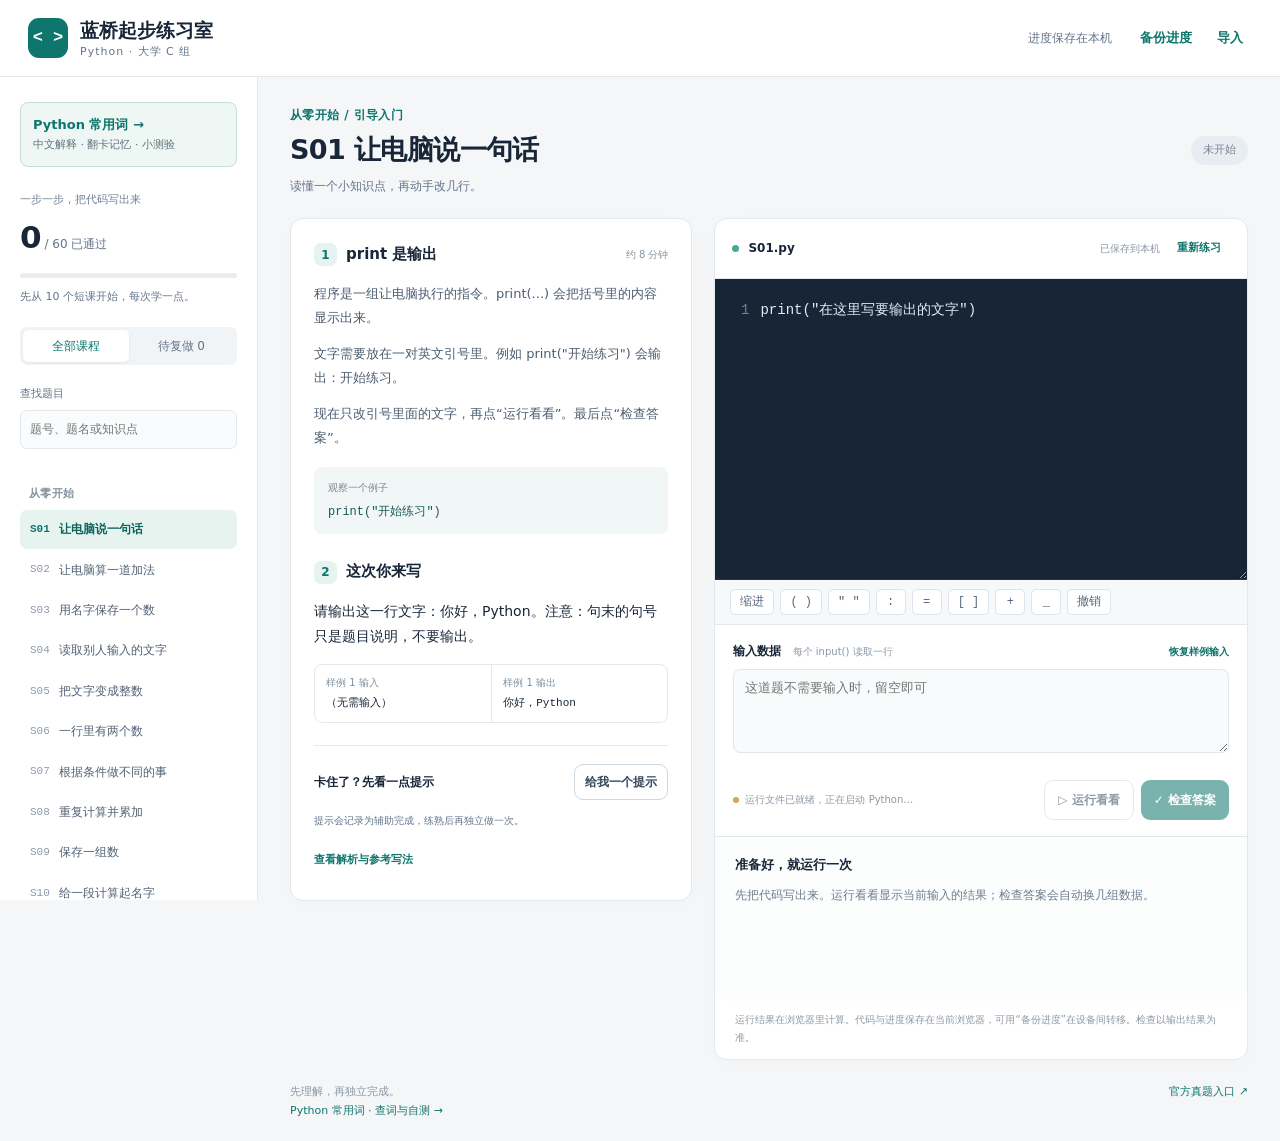
<file: index.html>
<!doctype html>
<html lang="zh-CN">
<head>
<meta charset="utf-8"><meta name="viewport" content="width=device-width,initial-scale=1,viewport-fit=cover">
<meta name="theme-color" content="#0e766d"><meta name="description" content="面向零基础的大学C组Python练习室：短课、代码编辑、运行检查、分步提示与复做记录。">
<title>蓝桥起步练习室 · Python 大学 C 组</title>
<link rel="icon" href="data:image/svg+xml,%3Csvg xmlns='http://www.w3.org/2000/svg' viewBox='0 0 64 64'%3E%3Crect width='64' height='64' rx='16' fill='%230e766d'/%3E%3Cpath d='M25 20 13 32l12 12m14-24 12 12-12 12' fill='none' stroke='white' stroke-width='5'/%3E%3C/svg%3E">
<link rel="stylesheet" href="style.css">
</head>
<body>
<header class="topbar">
 <button class="icon-button" id="menuToggle" aria-label="打开课程目录" aria-expanded="false">☰</button>
 <a href="#" class="brand" id="home"><span class="brand-icon">&lt; &gt;</span><span>蓝桥起步练习室<small>Python · 大学 C 组</small></span></a>
 <div class="top-actions"><span class="local-note">进度保存在本机</span><button id="exportBtn" class="text-button">备份进度</button><button id="importBtn" class="text-button">导入</button><input id="importFile" type="file" accept="application/json,.json" hidden></div>
</header>
<div id="storageWarning" class="warning" hidden></div>
<div id="overlay" class="overlay" hidden></div>
<aside id="sidebar" class="sidebar" aria-label="课程目录">
 <a href="words/" style="display:block;margin:0 0 20px;padding:11px 12px;border:1px solid #c6ded6;border-radius:8px;background:#eef7f3;font-size:13px;font-weight:650">Python 常用词 <span aria-hidden="true">→</span><small style="display:block;font-size:11px;font-weight:400;color:#61737c">中文解释 · 翻卡记忆 · 小测验</small></a>
 <div class="progress-card"><span class="eyebrow">一步一步，把代码写出来</span><div><strong id="progressNumber">0</strong><span> / 60 已通过</span></div><progress id="progressBar" max="60" value="0" aria-label="练习进度"></progress><p id="progressNote">先从 10 个短课开始，每次学一点。</p></div>
 <div class="nav-filters"><button id="allFilter" class="active">全部课程</button><button id="reviewFilter">待复做 <span id="reviewCount">0</span></button></div>
 <label class="search-label" for="search">查找题目</label><input id="search" type="search" placeholder="题号、题名或知识点">
 <nav id="courseNav" aria-label="题目列表"></nav>
 <p class="sidebar-note">10 个入门短课 + 50 道原创训练题。<br>练习检查不等同于官方评测。</p>
</aside>
<main id="main">
 <div class="lesson-heading"><div><div class="breadcrumbs" id="breadcrumbs">正在准备课程…</div><h1 id="lessonTitle">从第一行 Python 开始</h1><p id="lessonMeta">无需安装软件，在这里直接动手。</p></div><span id="lessonStatus" class="status-pill">未开始</span></div>
 <div class="mobile-tabs" role="tablist" aria-label="练习区域"><button role="tab" id="learnTab" aria-selected="true">1 学一学</button><button role="tab" id="codeTab" aria-selected="false">2 动手练</button></div>
 <div class="workspace">
  <section id="learnPane" class="learn-pane panel" aria-label="讲解与题目">
   <div class="section-top"><span class="step-dot">1</span><h2 id="concept">学一学</h2><span class="time-pill" id="minutes"></span></div>
   <div id="learnText" class="learn-text"></div>
   <div class="example-block"><span>观察一个例子</span><pre id="exampleCode"></pre></div>
   <div class="task-heading"><span class="step-dot">2</span><h2>这次你来写</h2></div><p id="statement"></p>
   <div id="ioDetails"><p><b>输入：</b><span id="inputFormat"></span></p><p><b>输出：</b><span id="outputFormat"></span></p><p class="muted" id="limits"></p></div>
   <div id="samples" class="samples"></div>
   <div class="help-area"><div><h3>卡住了？先看一点提示</h3><button id="hintBtn" class="secondary small">给我一个提示</button></div><ol id="hints"></ol><p id="hintNote" class="muted">提示会记录为辅助完成，练熟后再独立做一次。</p></div>
   <button id="solutionBtn" class="text-button solution-toggle">查看解析与参考写法</button>
   <div id="solution" hidden><p id="idea"></p><p id="pitfall" class="muted"></p><pre id="referenceCode"></pre><button id="loadSolutionBtn" class="secondary small">载入参考代码试运行</button><p class="muted">载入后通过会记为“提示后通过”。建议关闭解析，再独立重写。</p></div>
   <button id="goCode" class="primary mobile-only">去动手练 →</button>
  </section>
  <section id="codePane" class="code-pane panel" aria-label="代码与检查">
   <div class="editor-top"><div><span class="file-dot"></span><strong id="codeFilename">练习.py</strong></div><span id="saveStatus">自动保存</span><button id="resetBtn" class="text-button">重新练习</button></div>
   <div class="editor-wrap"><pre id="lineNumbers" aria-hidden="true">1</pre><textarea id="editor" aria-label="Python 代码编辑器" spellcheck="false" autocapitalize="off" autocomplete="off" autocorrect="off" wrap="off"></textarea></div>
   <div class="code-keys" aria-label="快捷输入"><button data-insert="    ">缩进</button><button data-insert="()">( )</button><button data-insert="&quot;&quot;">&quot; &quot;</button><button data-insert=":">:</button><button data-insert="=">=</button><button data-insert="[]">[ ]</button><button data-insert="+">+</button><button data-insert="_">_</button><button id="undoBtn">撤销</button></div>
   <div class="input-area"><div><label for="stdin">输入数据 <span>每个 input() 读取一行</span></label><button id="sampleBtn" class="text-button">恢复样例输入</button></div><textarea id="stdin" rows="3" aria-label="运行时的输入数据" spellcheck="false" placeholder="这道题不需要输入时，留空即可"></textarea></div>
   <div class="runbar"><div class="runtime-state" id="runtimeState" role="status"><i></i><span>正在准备 Python…</span></div><div class="run-buttons"><button id="stopBtn" class="secondary" hidden>停止</button><button id="runBtn" class="secondary" disabled>▷ 运行看看</button><button id="checkBtn" class="primary" disabled>✓ 检查答案</button></div></div>
   <div class="result-area" aria-live="polite" aria-atomic="true"><div class="result-heading"><h2 id="resultTitle">准备好，就运行一次</h2><span id="resultBadge"></span></div><p id="resultMessage">先把代码写出来。运行看看显示当前输入的结果；检查答案会自动换几组数据。</p><pre id="resultOutput" hidden></pre><div id="diff" hidden><div><span>出错时的输入</span><pre id="failInput"></pre></div><div><span>预期结果</span><pre id="expected"></pre></div><div><span>你的结果</span><pre id="actual"></pre></div></div><div id="passActions" hidden><button id="nextBtn" class="primary">继续下一题 →</button><span>已安排 2 天后复做</span></div></div>
   <p class="practice-note">运行结果在浏览器里计算。代码与进度保存在当前浏览器，可用“备份进度”在设备间转移。检查以输出结果为准。</p>
  </section>
 </div>
 <footer><span>先理解，再独立完成。<br><a href="words/">Python 常用词 · 查词与自测 →</a></span><a href="https://www.lanqiao.cn/paper/" target="_blank" rel="noopener">官方真题入口 ↗</a></footer>
</main>
<div id="toast" role="status" hidden></div>
<script src="app.js" defer></script>
</body></html>
</file>
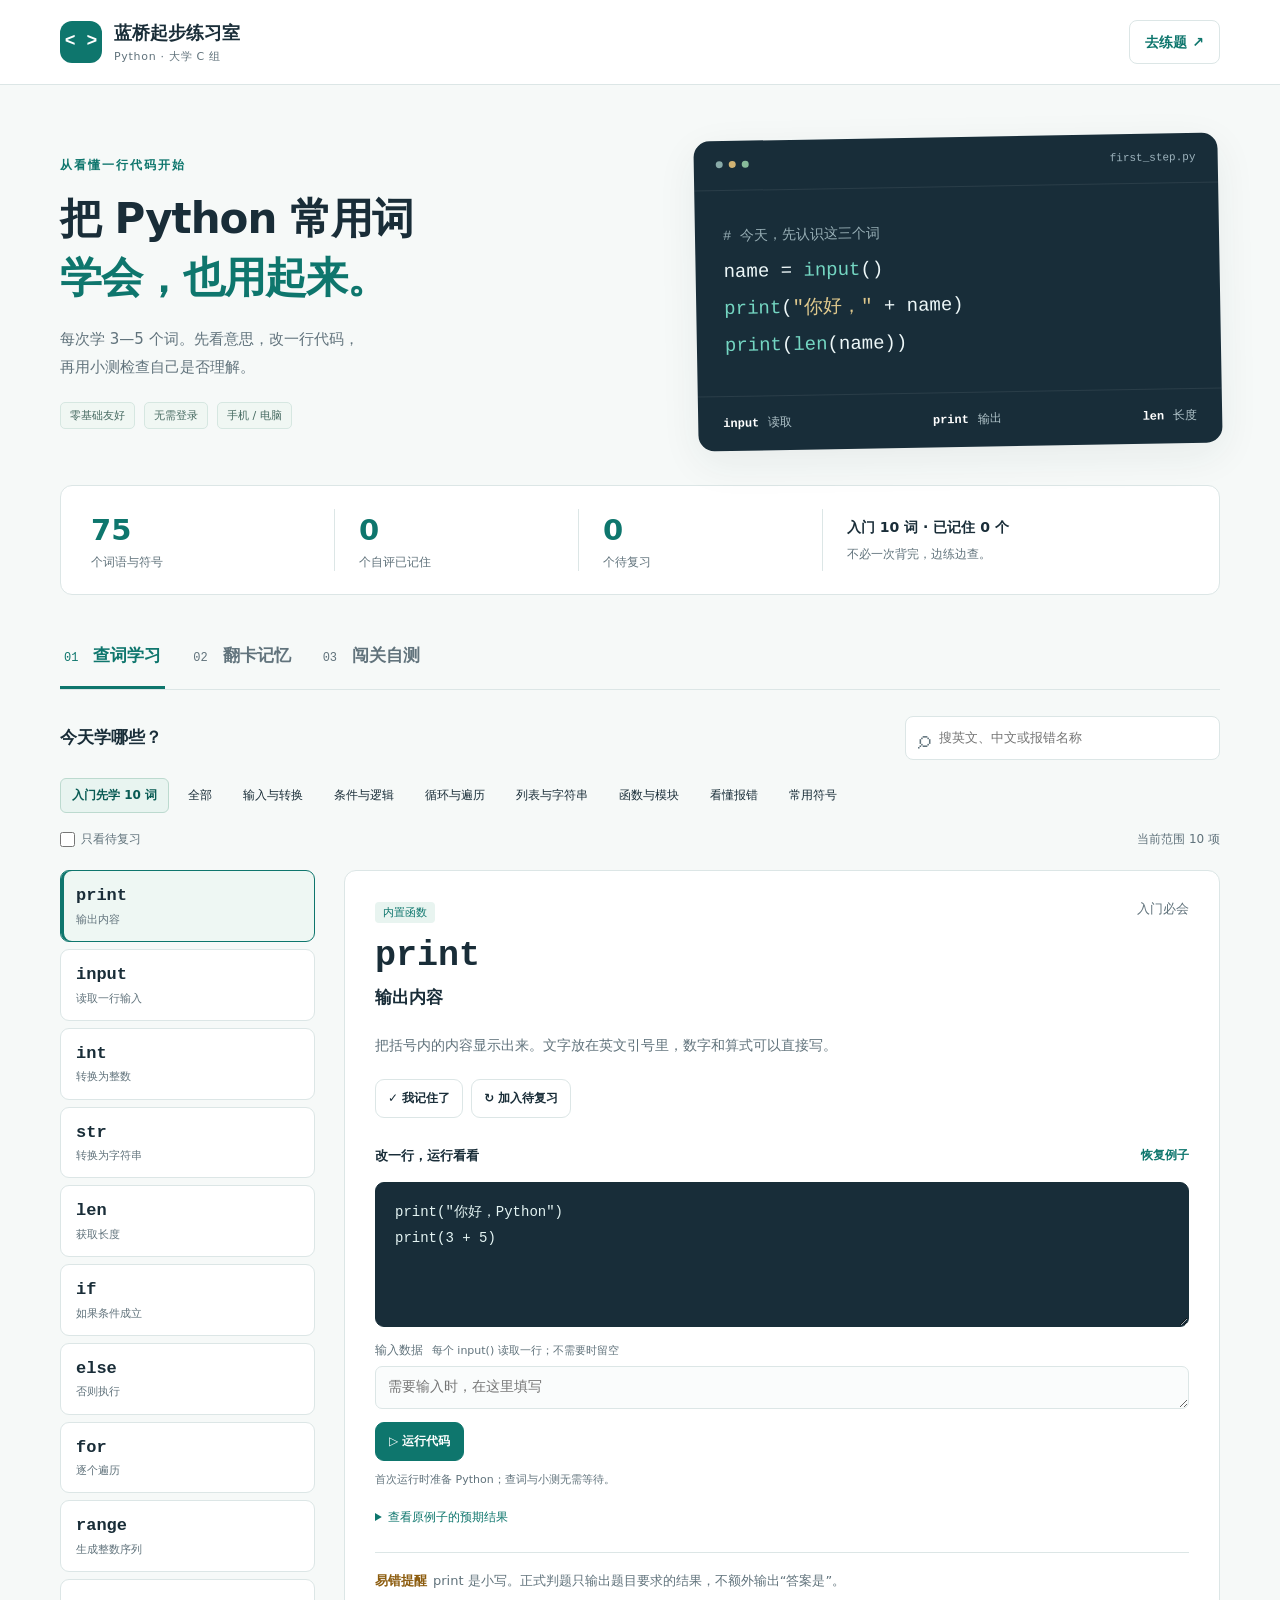
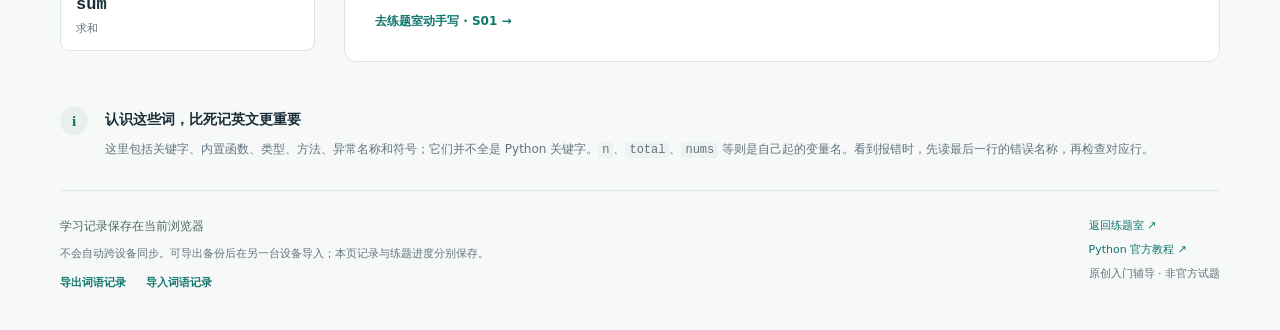
<file: words/index.html>
<!doctype html>
<html lang="zh-CN">
<head>
  <meta charset="utf-8">
  <meta name="viewport" content="width=device-width, initial-scale=1, viewport-fit=cover">
  <meta name="theme-color" content="#0e766d">
  <meta name="description" content="零基础 Python 常用词互动学习：中文解释、可运行例子、翻卡记忆和即时自测。">
  <title>Python 常用词 · 蓝桥起步练习室</title>
  <link rel="icon" href="data:image/svg+xml,%3Csvg xmlns='http://www.w3.org/2000/svg' viewBox='0 0 64 64'%3E%3Crect width='64' height='64' rx='16' fill='%230e766d'/%3E%3Ctext x='9' y='43' fill='white' font-size='30' font-family='monospace'%3EPy%3C/text%3E%3C/svg%3E">
  <link rel="stylesheet" href="words.css?v=20261102-1">
  <script src="words.js?v=20261102-1" defer></script>
</head>
<body>
  <a class="skip-link" href="#learning">跳到学习内容</a>
  <header class="site-header">
    <a href="../" class="brand"><span class="brand-mark" aria-hidden="true">&lt; &gt;</span><span>蓝桥起步练习室<small>Python · 大学 C 组</small></span></a>
    <a class="back-link" href="../">去练题 <span aria-hidden="true">↗</span></a>
  </header>
  <main>
    <section class="hero" aria-labelledby="page-title">
      <div class="hero-copy"><p class="eyebrow">从看懂一行代码开始</p><h1 id="page-title">把 Python 常用词<br><span>学会，也用起来。</span></h1><p class="intro">每次学 3—5 个词。先看意思，改一行代码，<br class="desktop-break">再用小测检查自己是否理解。</p><div class="hero-tags"><span>零基础友好</span><span>无需登录</span><span>手机 / 电脑</span></div></div>
      <div class="hero-example" aria-label="一个 Python 例子"><div class="code-top"><span><i></i><i></i><i></i></span><span>first_step.py</span></div><pre><span class="code-comment"># 今天，先认识这三个词</span>
<span class="code-var">name</span> = <span class="code-function">input</span>()
<span class="code-function">print</span>(<span class="code-string">"你好，"</span> + <span class="code-var">name</span>)
<span class="code-function">print</span>(<span class="code-function">len</span>(<span class="code-var">name</span>))</pre><div class="code-legend"><span><b>input</b> 读取</span><span><b>print</b> 输出</span><span><b>len</b> 长度</span></div></div>
    </section>
    <section class="progress-strip" aria-label="我的学习记录"><div><span class="stat-number" id="total-count">75</span><span>个词语与符号</span></div><div><span class="stat-number" id="known-count">0</span><span>个自评已记住</span></div><div><span class="stat-number" id="review-count">0</span><span>个待复习</span></div><div class="progress-message"><strong id="progress-message">先学会 10 个入门词</strong><span>不必一次背完，边练边查。</span></div></section>
    <div id="storage-warning" class="notice" role="status" hidden></div>
    <div id="load-error" class="notice" role="alert" hidden>词库暂时没有加载成功，请刷新页面重试。</div>
    <section class="learning" id="learning" aria-label="互动学习">
      <div class="mode-nav" aria-label="学习方式"><button class="mode active" data-mode="learn" aria-pressed="true"><span>01</span> 查词学习</button><button class="mode" data-mode="flash" aria-pressed="false"><span>02</span> 翻卡记忆</button><button class="mode" data-mode="quiz" aria-pressed="false"><span>03</span> 闯关自测</button></div>
      <div class="filter-area">
        <div class="filter-heading"><h2>今天学哪些？</h2><label class="search-box"><span class="sr-only">搜索英文、中文或报错名称</span><span aria-hidden="true">⌕</span><input type="search" id="search" placeholder="搜英文、中文或报错名称" autocomplete="off"></label></div>
        <div class="category-list" id="categories" aria-label="词语分类"></div>
        <div class="filter-bottom"><label><input type="checkbox" id="review-only"> 只看待复习</label><span id="match-count" role="status">正在准备词库…</span></div>
      </div>
      <section id="learn-panel" aria-label="查词学习">
        <div class="learn-layout"><div class="word-list" id="word-list" aria-label="词语列表"></div><article class="detail" id="detail" tabindex="-1"></article></div>
      </section>
      <section id="flash-panel" aria-label="翻卡记忆" hidden></section>
      <section id="quiz-panel" aria-label="闯关自测" hidden></section>
    </section>
    <section class="learning-note"><span class="note-mark" aria-hidden="true">i</span><div><h2>认识这些词，比死记英文更重要</h2><p>这里包括关键字、内置函数、类型、方法、异常名称和符号；它们并不全是 Python 关键字。<code>n</code>、<code>total</code>、<code>nums</code> 等则是自己起的变量名。看到报错时，先读最后一行的错误名称，再检查对应行。</p></div></section>
    <footer><div><strong>学习记录保存在当前浏览器</strong><p>不会自动跨设备同步。可导出备份后在另一台设备导入；本页记录与练题进度分别保存。</p><div class="record-actions"><button id="export-progress">导出词语记录</button><button id="import-progress">导入词语记录</button><input id="import-file" type="file" accept="application/json,.json" hidden></div></div><div class="footer-links"><a href="../">返回练题室 ↗</a><a href="https://docs.python.org/zh-cn/3/tutorial/" target="_blank" rel="noopener">Python 官方教程 ↗</a><span>原创入门辅导 · 非官方试题</span></div></footer>
  </main>
  <div id="toast" role="status" hidden></div>
  <noscript><p class="notice">这个互动页面需要浏览器启用 JavaScript。</p></noscript>
</body>
</html>
</file>
<file: style.css>
:root{--bg:#f4f6f8;--paper:#fff;--ink:#182638;--muted:#64748b;--line:#e3e8ee;--brand:#0e766d;--brand-dark:#095b54;--soft:#e6f3ef;--code:#172536}*{box-sizing:border-box}body{margin:0;color:var(--ink);background:var(--bg);font-family:Inter,"Microsoft YaHei","PingFang SC",system-ui,sans-serif;font-size:14px;line-height:1.7}button,input,textarea{font:inherit}button{cursor:pointer;touch-action:manipulation}button:disabled{cursor:wait;opacity:.55}button,a,input,textarea{outline-offset:4px}button:focus-visible,a:focus-visible{outline:3px solid #62b8ae}a{color:var(--brand);text-decoration:none}button{border:0}button.primary{background:var(--brand);color:white;border-radius:9px;padding:10px 17px;font-weight:650;white-space:nowrap}button.primary:hover{background:var(--brand-dark)}button.secondary{border:1px solid #ccd7df;border-radius:9px;background:#fff;color:#33465c;padding:9px 15px;font-weight:600}button.secondary:hover{background:#f3f7f8}.text-button{background:none;color:var(--brand);padding:7px 9px;font-weight:600;font-size:13px}.small{font-size:12px!important;padding:7px 10px!important}.muted{font-size:12px;color:var(--muted)}.topbar{height:77px;position:fixed;inset:0 0 auto;z-index:30;background:#fff;border-bottom:1px solid var(--line);display:flex;align-items:center;justify-content:space-between;padding:0 28px;gap:15px}.brand{display:flex;align-items:center;gap:12px;color:var(--ink);font-size:19px;font-weight:750;line-height:1.4;white-space:nowrap}.brand-icon{background:var(--brand);color:#fff;width:40px;height:40px;border-radius:11px;display:grid;place-items:center;font-family:monospace;font-size:17px}.brand small{display:block;font-size:11px;letter-spacing:1px;color:var(--muted);font-weight:500}.top-actions{display:flex;align-items:center;gap:7px}.local-note{font-size:12px;color:var(--muted);margin-right:12px}.icon-button{display:none;background:#eef4f4;color:var(--brand);font-size:23px;border-radius:8px;padding:3px 11px}.sidebar{position:fixed;top:77px;left:0;bottom:0;width:258px;overflow-y:auto;border-right:1px solid var(--line);background:#fff;padding:25px 20px;z-index:20}.progress-card .eyebrow{font-size:11px;color:#718096}.progress-card strong{font-size:31px;letter-spacing:-1px}.progress-card>div>span{color:var(--muted);font-size:12px}.progress-card progress{appearance:none;width:100%;height:5px;display:block;margin:10px 0;border:none;border-radius:5px}.progress-card progress::-webkit-progress-bar{background:#e9edef;border-radius:5px}.progress-card progress::-webkit-progress-value{background:var(--brand);border-radius:5px}.progress-card p{color:var(--muted);font-size:11px;line-height:1.7;margin:8px 0 20px}.nav-filters{display:flex;border-radius:7px;background:#f1f4f6;padding:3px;margin-bottom:16px}.nav-filters button{background:transparent;flex:1;padding:6px;font-size:12px;color:var(--muted);border-radius:5px}.nav-filters .active{background:#fff;color:var(--brand);box-shadow:0 1px 3px #0001}.search-label{font-size:11px;color:var(--muted)}#search{width:100%;background:#fafbfc;border:1px solid var(--line);border-radius:7px;padding:8px 9px;font-size:12px;margin:5px 0 16px}.nav-group h3{font-size:11px;letter-spacing:.4px;color:#83909e;font-weight:600;margin:20px 9px 7px}.lesson-link{width:100%;display:flex;align-items:center;text-align:left;gap:9px;padding:9px 10px;background:transparent;border-radius:7px;font-size:12px;color:#526174;margin:2px 0}.lesson-link .nav-id{font-family:monospace;color:#8d9baa;font-size:11px}.lesson-link .nav-title{flex:1}.lesson-link .nav-check{font-size:12px;color:var(--brand)}.lesson-link:hover{background:#f4f7f8}.lesson-link.active{background:var(--soft);color:#0c655d;font-weight:650}.lesson-link.active .nav-id{color:var(--brand)}.sidebar-note{font-size:10px;color:#8593a1;margin-top:30px}#main{margin:77px 0 0 258px;padding:28px 32px 20px;max-width:1850px}.lesson-heading{display:flex;justify-content:space-between;align-items:center;gap:15px;margin-bottom:22px}.breadcrumbs{font-size:12px;color:var(--brand);font-weight:600;letter-spacing:.4px}h1{font-size:27px;line-height:1.35;margin:7px 0;font-weight:760;letter-spacing:-.6px}.lesson-heading p{font-size:12px;color:var(--muted);margin:6px 0 0}.status-pill{font-size:11px;background:#e9edf1;color:#738294;padding:5px 12px;border-radius:30px;white-space:nowrap}.status-pill.done{background:var(--soft);color:var(--brand)}.workspace{display:grid;grid-template-columns:minmax(285px,.86fr) minmax(390px,1.14fr);gap:22px;align-items:start}.panel{background:#fff;border:1px solid var(--line);border-radius:13px;box-shadow:0 4px 22px #12314804}.learn-pane{padding:23px}.section-top,.task-heading{display:flex;align-items:center;gap:9px;margin-bottom:14px}h2{font-size:15px;margin:0;font-weight:700}.step-dot{width:23px;height:23px;border-radius:7px;color:var(--brand);background:var(--soft);display:inline-grid;place-items:center;font-weight:750;font-size:12px;flex-shrink:0}.time-pill{margin-left:auto;font-size:10px;color:#85939f;white-space:nowrap}.learn-text p{font-size:13px;line-height:1.85;margin:0 0 12px;color:#4c5d70}.example-block{background:#f1f6f6;border-radius:8px;padding:12px 14px;margin:17px 0 25px}.example-block>span{font-size:10px;color:#758c8a;display:block;margin-bottom:6px}pre{font-family:"Cascadia Code",Consolas,Menlo,monospace;font-size:12px;white-space:pre-wrap;overflow-wrap:anywhere;line-height:1.7;margin:0}.example-block pre{color:#1b5a55;font-size:12px}#statement{font-size:14px;line-height:1.8}#ioDetails p{margin:6px 0;font-size:12px;color:#657286}.samples{margin:15px 0}.sample-row{border:1px solid var(--line);border-radius:8px;display:grid;grid-template-columns:1fr 1fr;overflow:hidden;margin-top:9px}.sample-row>div{padding:9px 11px;min-width:0}.sample-row>div+div{border-left:1px solid var(--line)}.sample-row span{display:block;color:#81909d;font-size:10px;margin-bottom:3px}.sample-row pre{font-size:11px}.help-area{margin-top:22px;border-top:1px solid var(--line);padding-top:18px}.help-area>div{display:flex;align-items:center;justify-content:space-between;gap:8px}.help-area h3{font-size:12px;margin:0}.help-area ol{font-size:12px;color:#4b625a;line-height:1.8;padding-left:20px}.help-area li{margin:8px 0}#hintNote{font-size:10px}.solution-toggle{padding-left:0;margin-top:5px;font-size:11px}#solution{border-top:1px solid var(--line);padding-top:12px}#solution p{font-size:12px}#referenceCode{background:#f4f6f8;padding:13px;border-radius:7px;margin:10px 0}.editor-top{display:flex;align-items:center;gap:8px;padding:13px 17px;border-bottom:1px solid var(--line);font-size:12px}.editor-top>div{display:flex;align-items:center;gap:9px}.editor-top strong{font-weight:600}.file-dot{width:7px;height:7px;background:#47a894;border-radius:50%}#saveStatus{color:#8a96a4;font-size:10px;margin-left:auto}.editor-top .text-button{font-size:11px}.editor-wrap{background:var(--code);position:relative;display:flex;min-height:260px;border-bottom:1px solid #293748}.editor-wrap pre{width:45px;flex-shrink:0;text-align:right;color:#6e8299;padding:19px 11px 19px 0;line-height:25px;font-size:14px;overflow:hidden;user-select:none}.editor-wrap textarea{resize:vertical;width:100%;min-height:260px;height:300px;max-height:650px;background:transparent;border:0;color:#e2edf7;font-family:"Cascadia Code",Consolas,Menlo,monospace;line-height:25px;font-size:14px;padding:19px 17px 19px 0;tab-size:4;outline:none;caret-color:#6ee7b7;border-radius:0}.code-keys{display:flex;flex-wrap:wrap;gap:6px;background:#f6f8fa;padding:9px 15px;border-bottom:1px solid var(--line)}.code-keys button{background:white;border:1px solid #dde4eb;border-radius:5px;min-width:30px;padding:2px 9px;font-family:monospace;font-size:12px;color:#53667a}.input-area{padding:16px 18px 10px}.input-area>div{display:flex;align-items:center;justify-content:space-between;gap:8px;margin-bottom:7px}.input-area label{font-size:12px;font-weight:600}.input-area label span{font-size:10px;color:#8b97a4;font-weight:400;margin-left:7px}.input-area .text-button{font-size:10px;padding:0}.input-area textarea{width:100%;resize:vertical;min-height:60px;background:#f9fafb;border:1px solid #e0e6ec;border-radius:7px;padding:8px 11px;font-family:Consolas,monospace;font-size:13px}.runbar{padding:9px 18px 16px;display:flex;align-items:center;justify-content:space-between;gap:8px;flex-wrap:wrap}.runtime-state{font-size:10px;color:#8b98a4;display:flex;align-items:center;gap:6px}.runtime-state i{width:6px;height:6px;border-radius:50%;background:#d1a853}.runtime-state.ready i{background:#39a089}.runtime-state.error{color:#ad492d;cursor:pointer}.runtime-state.error i{background:#ad492d}.run-buttons{display:flex;gap:7px;margin-left:auto}.run-buttons button{font-size:12px;padding:9px 13px}.result-area{border-top:1px solid var(--line);padding:17px 20px 23px;background:#fcfdfd;border-radius:0 0 13px 13px;min-height:165px}.result-heading{display:flex;justify-content:space-between;align-items:center;gap:8px}.result-heading h2{font-size:13px}#resultBadge{font-size:10px;color:var(--muted)}#resultMessage{font-size:12px;color:#6e7d8e;line-height:1.8;margin:9px 0 0}#resultOutput{margin-top:12px;padding:12px;background:#f0f4f6;border-radius:7px;max-height:260px;overflow:auto}#diff{margin-top:12px;display:grid;gap:8px;grid-template-columns:1fr 1fr}#diff>div{min-width:0;border:1px solid #e6e9ec;background:white;border-radius:7px;padding:9px}#diff>div:first-child{grid-column:1/-1}#diff span{font-size:10px;color:#718093}#diff pre{max-height:130px;overflow:auto;white-space:pre-wrap;font-size:11px}.result-area.success{background:#f0faf5;border-color:#c7e5d8}.result-area.success h2{color:#177350}.result-area.error h2{color:#ac512f}#passActions{margin-top:14px;display:flex;align-items:center;gap:10px;flex-wrap:wrap}#passActions button{font-size:12px}#passActions span{font-size:10px;color:#6d8d7b}.practice-note{padding:10px 20px 12px;margin:0;color:#8c99a5;font-size:10px;line-height:1.8}footer{display:flex;justify-content:space-between;gap:15px;margin-top:23px;color:#8c98a4;font-size:11px}footer a{font-size:11px}.mobile-tabs,.mobile-only{display:none}.warning{position:fixed;top:77px;left:258px;right:0;background:#fff1d5;z-index:40;padding:8px 20px;font-size:12px;color:#8a5b13}#toast{position:fixed;bottom:25px;left:50%;transform:translateX(-50%);background:#1a3441;color:#fff;box-shadow:0 4px 20px #0002;border-radius:9px;padding:12px 22px;font-size:13px;z-index:70;max-width:90vw}.overlay{position:fixed;inset:77px 0 0;background:#162b3b66;z-index:19}[hidden]{display:none!important}
.editor-wrap pre{position:absolute;top:0;bottom:0;left:0}.editor-wrap textarea{margin-left:45px;width:calc(100% - 45px)}
@media(min-width:1600px){#main{padding-left:42px;padding-right:42px}.workspace{gap:28px}.learn-pane{padding:28px}}
@media(max-width:1150px){.sidebar{width:225px;padding:22px 14px}#main{margin-left:225px;padding:24px 20px}.workspace{grid-template-columns:minmax(270px,.9fr) minmax(320px,1.1fr);gap:14px}.learn-pane{padding:18px}.input-area label span{display:none}.warning{left:225px}.topbar{padding:0 22px}.editor-top{padding:11px}.runbar{padding:9px 12px 14px}.run-buttons button{padding:9px}.time-pill{display:none}}
@media(max-width:900px){.sidebar{transform:translateX(-100%);transition:transform .18s;width:270px;box-shadow:8px 0 25px #172d4315}.sidebar.open{transform:translateX(0)}.icon-button{display:block}.topbar{justify-content:start;height:70px;padding:0 16px;gap:11px}.brand{font-size:16px}.brand-icon{width:33px;height:33px;font-size:14px}.brand small{font-size:10px}.top-actions{margin-left:auto}.local-note{display:none}#main{margin:70px 0 0;padding:22px}.sidebar{top:70px}.overlay{top:70px}.workspace{grid-template-columns:minmax(260px,.9fr) minmax(300px,1.1fr)}.warning{left:0;top:70px}}
@media(max-width:680px){.topbar{height:66px;padding:0 11px;gap:9px}.brand{font-size:14px}.brand-icon{display:none}.brand small{font-size:9px}.top-actions{gap:0}.top-actions button{padding:7px;font-size:11px}.icon-button{font-size:21px;padding:2px 9px}.sidebar,.overlay{top:66px}.warning{top:66px}#main{margin-top:66px;padding:19px 13px 30px}.lesson-heading{margin-bottom:16px;align-items:flex-start}h1{font-size:23px;line-height:1.5;margin:5px 0}.breadcrumbs{font-size:10px}.lesson-heading p{font-size:11px}.status-pill{font-size:10px;margin-top:4px;padding:4px 8px}.mobile-tabs{display:flex;background:#e7edef;border-radius:9px;padding:4px;margin-bottom:14px}.mobile-tabs button{flex:1;background:transparent;color:#70828c;border-radius:6px;padding:9px;font-size:13px;font-weight:650}.mobile-tabs button[aria-selected=true]{background:#fff;color:var(--brand);box-shadow:0 2px 4px #0001}.workspace{display:block}.learn-pane{padding:20px}.code-pane{display:none}body.code-active .code-pane{display:block}body.code-active .learn-pane{display:none}.mobile-only{display:block;margin-top:20px;width:100%}.editor-top{padding:12px}.editor-top .text-button{font-size:11px}.editor-wrap textarea{font-size:16px;line-height:26px;height:270px;min-height:220px}.editor-wrap pre{font-size:13px;line-height:26px;width:36px;padding-right:9px}.code-keys{gap:5px;padding:10px}.code-keys button{font-size:13px;padding:5px 9px;min-width:31px}.input-area{padding:14px 13px 7px}.input-area textarea{font-size:16px}.runbar{padding:9px 13px 15px}.runtime-state{width:100%;margin-bottom:4px}.run-buttons{width:100%}.run-buttons button{flex:1;padding:12px 9px;font-size:13px}.result-area{padding:17px 15px}.practice-note{padding:12px 15px}.time-pill{display:block}.section-top h2{font-size:14px}footer{font-size:10px;line-height:1.8;align-items:flex-start}footer span{max-width:60%}footer a{font-size:10px}.search-label{font-size:12px}#search{font-size:16px}}
@media(max-width:680px){.editor-wrap textarea{margin-left:36px;width:calc(100% - 36px)}}
</file>
<file: words/words.css>
:root{--teal:#0e766d;--dark-teal:#095b54;--ink:#192d38;--muted:#61737c;--line:#dce6e6;--soft:#e8f4f0;--paper:#fff;--bg:#f6f9f8;--code:#182d39;--red:#a53c35;--amber:#8c5c0e}*{box-sizing:border-box}[hidden]{display:none!important}body{margin:0;background:var(--bg);color:var(--ink);font-family:"Microsoft YaHei","PingFang SC",system-ui,sans-serif;font-size:15px;line-height:1.75}a{color:var(--teal);text-decoration:none}a:hover{text-decoration:underline}button,input,select,textarea{font:inherit}button{cursor:pointer;touch-action:manipulation}button:disabled{cursor:default;opacity:.55}a,button,input,textarea{outline-offset:4px}a:focus-visible,button:focus-visible,input:focus-visible,textarea:focus-visible{outline:3px solid #38a999}button{border:1px solid var(--line);border-radius:9px;background:white;color:var(--ink);padding:10px 15px;font-weight:600}button:hover{border-color:#7eb7ae;background:#f0f8f5}.primary{background:var(--teal);border-color:var(--teal);color:white}.primary:hover{background:var(--dark-teal);color:white}.small{font-size:12px;padding:6px 10px}.text-button{border:0;background:transparent;color:var(--teal);padding:7px 0}h1,h2,h3,p{margin-top:0}pre,code,textarea.code-editor{font-family:Consolas,"Cascadia Code",monospace}pre{white-space:pre-wrap;overflow-wrap:anywhere;margin:0;line-height:1.7}code{background:#edf3f2;border-radius:4px;padding:1px 4px}.muted{color:var(--muted);font-size:13px}.sr-only{position:absolute;width:1px;height:1px;overflow:hidden;clip:rect(0,0,0,0)}.skip-link{position:absolute;top:-80px;left:20px;z-index:10;background:white;padding:10px}.skip-link:focus{top:0}.site-header{height:85px;padding:0 max(24px,calc((100% - 1160px)/2));display:flex;align-items:center;justify-content:space-between;background:#fff;border-bottom:1px solid var(--line);gap:16px}.brand{display:flex;align-items:center;gap:12px;color:var(--ink);font-size:18px;font-weight:700;line-height:1.4}.brand small{display:block;font-size:11px;color:var(--muted);font-weight:400;margin-top:4px;letter-spacing:.7px}.brand-mark{display:grid;place-items:center;width:42px;height:42px;border-radius:12px;background:var(--teal);color:#fff;font-family:monospace}.back-link{font-weight:600;font-size:14px;padding:9px 15px;border:1px solid var(--line);border-radius:8px;background:white;white-space:nowrap}main{max-width:1208px;margin:auto;padding:0 24px}.hero{display:grid;grid-template-columns:1.1fr 1fr;align-items:center;gap:60px;padding:52px 0 38px}.eyebrow{font-size:12px;font-weight:700;color:var(--teal);letter-spacing:2px;margin-bottom:14px}h1{font-size:42px;line-height:1.4;letter-spacing:-1px;margin-bottom:17px}h1 span{color:var(--teal)}.intro{font-size:15px;color:var(--muted);line-height:1.9;margin-bottom:20px}.hero-tags{display:flex;gap:9px;flex-wrap:wrap}.hero-tags span{font-size:11px;border:1px solid #d6e7e1;border-radius:5px;padding:3px 9px;color:#476b62;background:#f0f7f3}.hero-example{background:var(--code);color:#edf7f8;border-radius:16px;box-shadow:0 12px 40px #173a3312;overflow:hidden;transform:rotate(-1deg)}.code-top{display:flex;align-items:center;justify-content:space-between;border-bottom:1px solid #ffffff14;padding:15px 22px;font-size:11px;color:#9fb5bf;font-family:monospace}.code-top i{display:inline-block;width:7px;height:7px;border-radius:50%;background:#88aaa8;margin-right:6px}.code-top i:nth-child(2){background:#d1b373}.code-top i:nth-child(3){background:#87bb9a}.hero-example pre{font-size:19px;padding:26px 28px 31px;line-height:1.95}.code-comment{color:#97aeb5;font-size:14px}.code-function{color:#74d6c2}.code-string{color:#e0c98d}.code-var{color:#edf7f8}.code-legend{display:flex;justify-content:space-between;font-size:12px;gap:14px;padding:16px 25px;border-top:1px solid #ffffff14;color:#b0c3c9}.code-legend b{font-family:monospace;color:#fff;margin-right:5px}.progress-strip{display:grid;grid-template-columns:1fr 1fr 1fr 1.5fr;align-items:center;padding:23px 30px;background:#fff;border:1px solid var(--line);border-radius:12px;margin-bottom:34px}.progress-strip>div{display:flex;flex-direction:column;line-height:1.5;padding:0 24px;border-right:1px solid var(--line)}.progress-strip>div:first-child{padding-left:0}.progress-strip>div:last-child{border:0;padding-right:0}.stat-number{font-size:29px;font-weight:750;color:var(--teal)}.progress-strip span:not(.stat-number){font-size:12px;color:var(--muted)}.progress-message strong{font-size:14px;margin-bottom:7px}.learning{scroll-margin-top:20px}.mode-nav{display:flex;border-bottom:1px solid var(--line);gap:24px}.mode{border:0;border-bottom:3px solid transparent;background:transparent;border-radius:0;padding:12px 4px 15px;color:var(--muted);font-size:17px}.mode span{font-family:monospace;font-size:12px;margin-right:9px;font-weight:400}.mode.active{border-bottom-color:var(--teal);color:var(--teal)}.mode:hover{background:transparent}.filter-area{padding:26px 0 20px}.filter-heading{display:flex;align-items:center;justify-content:space-between;gap:18px;margin-bottom:18px}.filter-heading h2{font-size:17px;margin:0}.search-box{display:flex;align-items:center;background:#fff;border:1px solid var(--line);border-radius:8px;width:315px;gap:8px;padding:0 12px;color:var(--muted)}.search-box>span[aria-hidden]{font-size:25px;line-height:1}.search-box input{border:0;background:transparent;width:100%;min-width:0;padding:10px 0;font-size:13px;color:var(--ink)}.category-list{display:flex;gap:7px;flex-wrap:wrap}.category-list button{border-color:transparent;background:transparent;font-size:12px;padding:6px 11px;font-weight:500;border-radius:6px}.category-list button.active{background:var(--soft);color:var(--dark-teal);border-color:#bcdacf;font-weight:700}.category-list button:hover{background:#eaf1ef}.filter-bottom{display:flex;justify-content:space-between;align-items:center;margin-top:16px;font-size:12px;color:var(--muted);gap:12px}.filter-bottom label{display:flex;align-items:center;gap:6px;cursor:pointer}.filter-bottom input{accent-color:var(--teal);width:15px;height:15px;margin:0}.learn-layout{display:grid;grid-template-columns:260px minmax(0,1fr);gap:24px;align-items:start}.word-list{max-height:830px;overflow-y:auto;display:grid;gap:7px;padding:0 5px 4px 0;scrollbar-width:thin}.word-button{display:grid;grid-template-columns:minmax(0,1fr) auto;gap:1px 8px;text-align:left;padding:12px 15px;background:white;border:1px solid var(--line);border-radius:9px}.word-button strong{font-family:Consolas,monospace;font-size:17px;overflow-wrap:anywhere;line-height:1.5}.word-button small{font-size:11px;color:var(--muted);font-weight:400}.word-button .word-state{grid-column:2;grid-row:1/3;align-self:center;font-size:12px;color:var(--teal)}.word-button.active{border-color:var(--teal);background:#eef7f3;box-shadow:inset 3px 0 var(--teal)}.detail{min-width:0;border:1px solid var(--line);border-radius:12px;background:#fff;padding:27px 30px}.detail-head{display:flex;justify-content:space-between;align-items:flex-start;gap:15px}.detail h2{font-family:Consolas,monospace;font-size:35px;font-weight:700;line-height:1.3;margin:9px 0 4px;overflow-wrap:anywhere}.kind{font-size:11px;color:var(--teal);background:var(--soft);padding:4px 8px;border-radius:4px}.detail-meaning{font-size:17px;font-weight:600;margin-bottom:10px}.detail-explanation{font-size:14px;color:var(--muted);margin:10px 0 22px}.learn-actions{display:flex;gap:8px;flex-wrap:wrap;margin:20px 0}.learn-actions button{font-size:12px;padding:8px 12px}.learn-actions button[aria-pressed=true]{background:var(--soft);border-color:#71aa9e;color:var(--dark-teal)}.example-title{display:flex;justify-content:space-between;align-items:center;gap:10px;margin-top:8px;margin-bottom:9px}.example-title h3{font-size:13px;margin:0}.code-editor{display:block;width:100%;min-height:145px;resize:vertical;border:1px solid #172e38;background:var(--code);color:#e4f4f3;border-radius:9px;padding:17px 19px;font-size:14px;line-height:1.8;tab-size:4;white-space:pre;overflow:auto}.stdin-label{font-size:12px;color:var(--muted);display:block;margin:13px 0 5px}.stdin-label span{font-size:11px;margin-left:5px}#stdin{display:block;width:100%;border:1px solid var(--line);background:#fafcfc;border-radius:7px;padding:8px 12px;resize:vertical;font-family:Consolas,monospace;font-size:14px}.run-bar{display:flex;align-items:center;gap:10px;flex-wrap:wrap;margin:13px 0}.run-bar button{font-size:12px;padding:8px 13px}.runtime-status{color:var(--muted);font-size:11px;flex-basis:100%;line-height:1.6}.output{border:1px solid var(--line);background:#fafcfc;padding:13px 15px;border-radius:8px;margin:12px 0}.output strong{display:block;font-size:11px;color:var(--muted);margin-bottom:5px}.output pre{font-size:13px}.output.error{border-color:#e5bcb6;background:#fff8f6}.tip{padding-top:17px;margin:19px 0 0;border-top:1px solid var(--line);font-size:13px;color:var(--muted)}.tip strong{color:var(--amber);margin-right:6px}.expectation{font-size:12px;margin-top:12px}.expectation summary{cursor:pointer;color:var(--teal);padding:5px 0}.expectation pre{background:#f2f6f5;padding:10px 13px;border-radius:7px;margin-top:5px}.lesson-link{display:inline-block;font-size:12px;margin-top:19px;font-weight:600}.empty{padding:35px 24px;text-align:center;color:var(--muted);border:1px dashed #bfcfca;border-radius:10px;grid-column:1/-1}.empty h3{font-size:17px;color:var(--ink)}.session-panel{border:1px solid var(--line);border-radius:12px;background:#fff;padding:30px}.session-top{display:flex;justify-content:space-between;gap:14px;align-items:center;margin-bottom:23px;font-size:12px;color:var(--muted)}.session-top h2{font-size:17px;color:var(--ink);margin:0}.flash-card{display:block;width:100%;min-height:280px;text-align:center;background:#f1f8f5;border:1px solid #d2e6dc;border-radius:12px;padding:30px 25px}.flash-card:hover{background:#edf6f1}.flash-word{display:block;font-family:Consolas,monospace;font-size:48px;line-height:1.35;margin:20px 0 16px;overflow-wrap:anywhere;color:var(--dark-teal)}.flash-hint{font-size:13px;color:var(--muted);font-weight:400}.flash-answer{display:block;border-top:1px solid #cde2d7;margin:18px auto 0;padding-top:20px;max-width:550px;text-align:left}.flash-answer strong{display:block;font-size:19px;text-align:center;margin-bottom:12px}.flash-answer pre{font-size:13px;color:var(--ink);font-weight:400}.session-actions{display:flex;justify-content:center;gap:10px;flex-wrap:wrap;margin:20px 0 4px}.session-actions button{font-size:13px}.session-info{text-align:center;color:var(--muted);font-size:12px;margin:12px 0 0}.quiz-intro{max-width:600px;margin:18px auto 25px;text-align:center}.quiz-intro h2{font-size:28px;margin-bottom:10px}.quiz-intro p{color:var(--muted);font-size:14px}.quiz-intro .big-number{font-family:Consolas,monospace;font-size:54px;color:var(--teal);line-height:1.2;font-weight:700;margin:20px 0}.quiz-progress{height:5px;border:0;border-radius:5px;width:100%;appearance:none;margin-bottom:24px}.quiz-progress::-webkit-progress-bar{background:#e9efed;border-radius:5px}.quiz-progress::-webkit-progress-value{background:var(--teal);border-radius:5px}.question-heading{font-size:20px;line-height:1.6;margin-bottom:16px;outline:0}.quiz-code{background:var(--code);color:#e1f0ec;padding:20px;border-radius:9px;margin-bottom:22px;font-size:15px}.quiz-options{display:grid;grid-template-columns:1fr 1fr;gap:12px}.quiz-option{text-align:left;display:flex;gap:12px;align-items:center;font-weight:400;padding:14px 18px;min-height:58px;white-space:pre-wrap;overflow-wrap:anywhere}.option-letter{font-family:monospace;color:var(--muted);flex-shrink:0}.quiz-option.correct{border-color:#5a9e83;background:#edf7f1;color:#216a4a;opacity:1}.quiz-option.wrong{border-color:#ce8f86;background:#fff2ef;color:#a23e30;opacity:1}.answer-feedback{padding:18px 0 0;font-size:14px}.answer-feedback strong{color:var(--teal)}.answer-feedback.wrong strong{color:var(--red)}.answer-feedback p{margin:7px 0;color:var(--muted)}.quiz-next{display:flex;justify-content:space-between;align-items:center;gap:10px;margin-top:18px}.quiz-next a,.quiz-next button{font-size:13px}.wrong-list{padding:0;list-style:none;max-width:650px;margin:25px auto}.wrong-list li{border-top:1px solid var(--line);padding:12px 0;display:flex;justify-content:space-between;gap:20px;font-size:13px}.wrong-list code{font-size:15px}.learning-note{display:flex;gap:17px;padding:28px 0;margin-top:17px;color:var(--muted)}.note-mark{flex-shrink:0;background:#e7f0ed;border-radius:50%;width:28px;height:28px;text-align:center;font-family:Georgia,serif;font-weight:700;color:var(--teal);line-height:28px}.learning-note h2{font-size:14px;color:var(--ink);margin-bottom:7px}.learning-note p{font-size:12px;margin:0;line-height:1.9}footer{border-top:1px solid var(--line);padding:25px 0 35px;display:flex;gap:40px;justify-content:space-between;color:var(--muted);font-size:11px}footer strong{color:#4c6862;font-size:12px;font-weight:500}footer p{max-width:620px;margin:7px 0 5px}.record-actions{display:flex;gap:20px}.record-actions button{background:none;border:0;padding:5px 0;color:var(--teal);font-size:11px}.footer-links{display:flex;flex-direction:column;gap:5px;white-space:nowrap}.notice{background:#fff8e8;color:#765a23;border:1px solid #eadcb8;border-radius:8px;padding:13px 18px;font-size:13px;margin:16px 0}#toast{position:fixed;bottom:24px;left:50%;transform:translateX(-50%);max-width:calc(100% - 30px);background:#203b35;color:white;border-radius:9px;padding:12px 20px;font-size:13px;box-shadow:0 6px 25px #0002;z-index:100;text-align:center;width:max-content}
@media(min-width:1500px){.hero{padding-top:65px;padding-bottom:45px}.hero-example{margin-left:10px}}
@media(max-width:850px){.hero{gap:28px;padding-top:35px}h1{font-size:32px}.hero-example pre{font-size:16px;padding:24px 20px}.code-legend{padding:14px 18px;font-size:10px;gap:8px}.progress-strip{padding:20px}.progress-strip>div{padding:0 15px}.learn-layout{grid-template-columns:205px minmax(0,1fr);gap:16px}.detail{padding:23px}.word-button{padding:12px}.word-button strong{font-size:15px}.progress-message strong{font-size:12px}}
@media(max-width:620px){body{font-size:14px}.site-header{height:73px;padding:0 18px}.brand{font-size:15px;gap:9px}.brand-mark{width:33px;height:33px;font-size:13px}.brand small{font-size:9px}.back-link{padding:7px 11px;font-size:12px}main{padding:0 18px}.hero{grid-template-columns:1fr;gap:22px;padding:30px 0 26px}h1{font-size:33px;margin-bottom:12px}.eyebrow{font-size:10px;margin-bottom:10px}.intro{font-size:13px;margin-bottom:15px}.hero-tags span{font-size:10px}.hero-example{transform:none;border-radius:12px}.hero-example pre{padding:18px 20px;font-size:16px;line-height:1.75}.code-comment{font-size:12px}.code-top{padding:10px 18px}.code-legend{padding:12px 19px;font-size:11px}.progress-strip{grid-template-columns:1fr 1fr 1fr;padding:17px 15px;margin-bottom:23px}.progress-strip>div{padding:0 13px;text-align:center}.progress-strip>div:nth-child(3){border:0;padding-right:0}.progress-strip .progress-message{grid-column:1/-1;text-align:left;padding:13px 0 0;margin-top:14px;border-top:1px solid var(--line);flex-direction:row;flex-wrap:wrap;gap:3px 9px}.progress-message strong{font-size:11px;margin:0}.progress-strip span:not(.stat-number){font-size:10px}.stat-number{font-size:24px}.mode-nav{gap:0;justify-content:space-between}.mode{font-size:14px;padding:10px 3px 12px}.mode span{font-size:10px;margin-right:5px}.filter-area{padding:22px 0 17px}.filter-heading{align-items:stretch;flex-direction:column;gap:12px;margin-bottom:14px}.filter-heading h2{font-size:15px}.search-box{width:100%}.search-box input{font-size:16px;padding:10px 0}.category-list{gap:5px}.category-list button{font-size:11px;padding:6px 9px}.filter-bottom{font-size:11px}.learn-layout{display:flex;flex-direction:column;gap:17px}.word-list{width:100%;max-height:225px;grid-template-columns:1fr 1fr;gap:7px;padding-right:3px;overflow:auto}.word-button{padding:10px 12px;min-width:0}.word-button strong{font-size:15px}.word-button small{font-size:10px}.detail{width:100%;padding:21px 18px;scroll-margin-top:14px}.detail h2{font-size:31px}.detail-meaning{font-size:16px}.detail-explanation{font-size:13px}.detail-head .kind{font-size:10px}.learn-actions{gap:7px}.learn-actions button{font-size:11px;padding:8px 10px}.code-editor{font-size:16px;line-height:1.65;padding:14px 12px;min-height:155px}#stdin{font-size:16px}.run-bar button{font-size:12px;padding:10px 12px}.runtime-status{font-size:11px}.session-panel{padding:20px 17px}.session-top{gap:10px;margin-bottom:18px;font-size:11px;flex-wrap:wrap}.session-top h2{font-size:15px}.flash-card{min-height:260px;padding:23px 17px}.flash-word{font-size:38px;line-height:1.4}.flash-answer strong{font-size:17px}.flash-answer pre{font-size:12px}.session-actions{gap:8px}.session-actions button{font-size:12px;padding:10px 12px}.quiz-intro h2{font-size:23px}.quiz-intro p{font-size:13px}.question-heading{font-size:17px}.quiz-code{font-size:13px;padding:15px}.quiz-options{grid-template-columns:1fr;gap:9px}.quiz-option{padding:12px 14px;font-size:13px;min-height:50px}.answer-feedback{font-size:13px}.quiz-next{align-items:flex-start}.quiz-next button{font-size:12px;padding:9px 11px}.learning-note{padding:24px 0;gap:12px}.learning-note h2{font-size:13px}.learning-note p{font-size:11px}footer{display:block;padding:22px 0 30px}.footer-links{flex-direction:row;flex-wrap:wrap;gap:5px 16px;margin-top:17px}.footer-links span{flex-basis:100%}.desktop-break{display:none}}
@media(prefers-reduced-motion:reduce){*{scroll-behavior:auto!important}}
</file>
